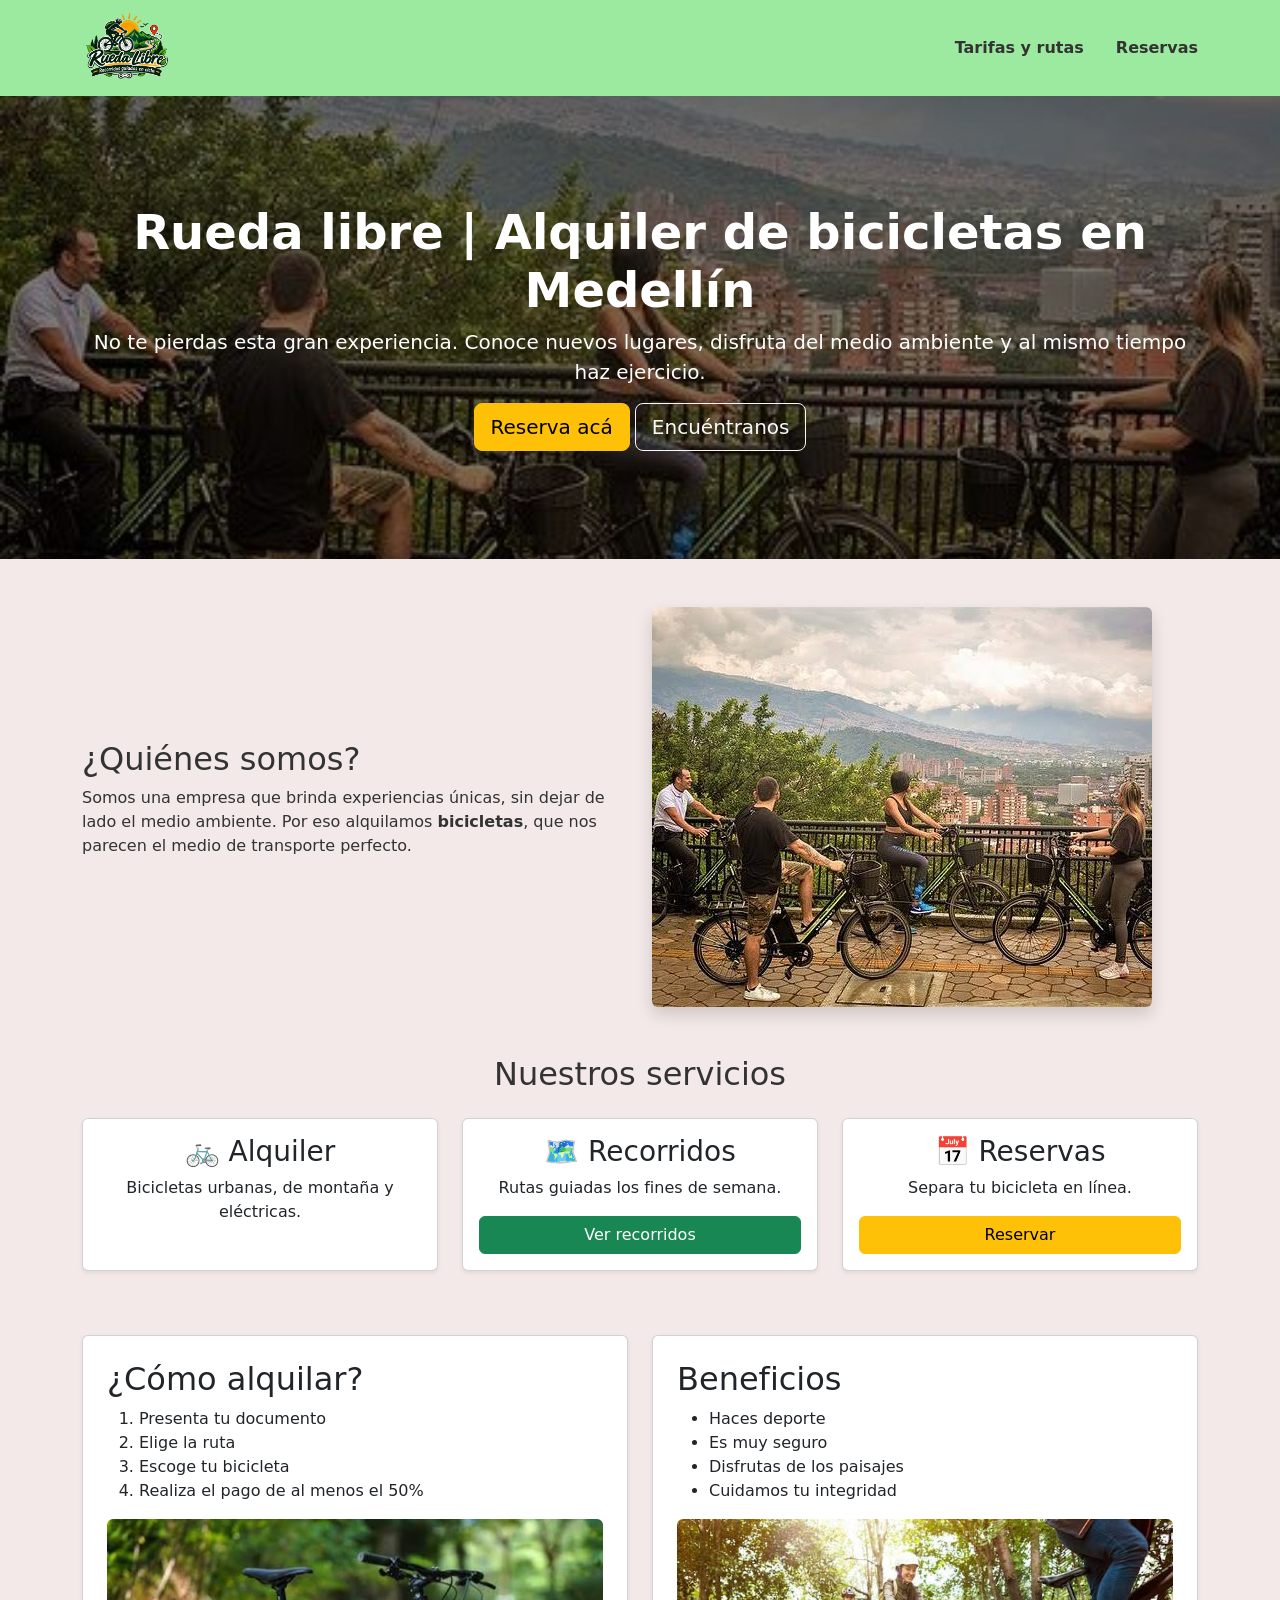
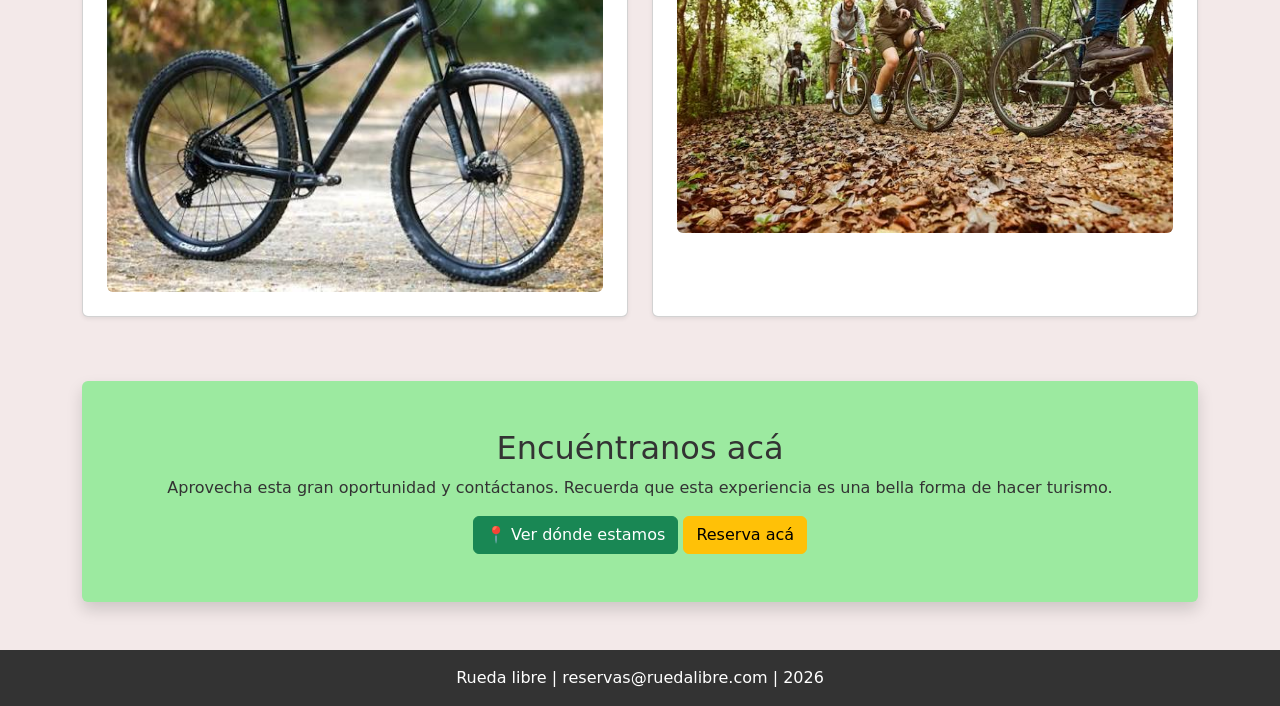
<file: index.html>
<!DOCTYPE html>
<html lang="es">
<head>
    <meta charset="UTF-8">
    <meta name="viewport" content="width=device-width, initial-scale=1.0">

    <link rel="stylesheet" href="https://cdn.jsdelivr.net/npm/bootstrap@5.3.8/dist/css/bootstrap.min.css">
    
    <link rel="stylesheet" href="css/style.css">
</head>
<body>

    <!-- ===== MENÚ ===== -->
    <header>
        <nav class="navbar">
            <div class="container">
                <a href="index.html"><img src="img/Logo.png" alt="Logo Rueda Libre" class="logo"></a>
                <ul>
                    <li><a href="paginas/tarifas.html">Tarifas y rutas</a></li>
                    <li><a href="paginas/reservas.html">Reservas</a></li>
                </ul>
            </div>
        </nav>
    </header>

   
    <section class="portada text-center text-white">
        <div class="container py-5">
            <h1 class="display-5 fw-bold">Rueda libre | Alquiler de bicicletas en Medellín</h1>
            <p class="lead">No te pierdas esta gran experiencia. Conoce nuevos lugares, disfruta del medio ambiente
                y al mismo tiempo haz ejercicio.</p>
            <a href="paginas/reservas.html" class="btn btn-warning btn-lg">Reserva acá</a>
            <a href="#encuentranos" class="btn btn-outline-light btn-lg">Encuéntranos</a>
        </div>
    </section>

    <main class="container my-5">


        <section class="row align-items-center mb-5">
            <div class="col-md-6">
                <h2>¿Quiénes somos?</h2>
                <p>Somos una empresa que brinda experiencias únicas, sin dejar de lado el medio ambiente. Por eso
                    alquilamos <strong>bicicletas</strong>, que nos parecen el medio de transporte perfecto.</p>
            </div>
            <div class="col-md-6">
                <img src="img/imagesss.jpeg" alt="Vista de Medellín" class="img-fluid rounded shadow">
            </div>
        </section>

        <!-- ===== FILA 2: TRES SERVICIOS ===== -->
        <h2 class="text-center mb-4">Nuestros servicios</h2>
        <section class="row text-center mb-5">
            <div class="col-md-4 mb-3">
                <div class="card h-100 shadow-sm p-3">
                    <h3>🚲 Alquiler</h3>
                    <p>Bicicletas urbanas, de montaña y eléctricas.</p>
                </div>
            </div>
            <div class="col-md-4 mb-3">
                <div class="card h-100 shadow-sm p-3">
                    <h3>🗺️ Recorridos</h3>
                    <p>Rutas guiadas los fines de semana.</p>
                    <a href="paginas/tarifas.html#recorridos" class="btn btn-success">Ver recorridos</a>
                </div>
            </div>
            <div class="col-md-4 mb-3">
                <div class="card h-100 shadow-sm p-3">
                    <h3>📅 Reservas</h3>
                    <p>Separa tu bicicleta en línea.</p>
                    <a href="paginas/reservas.html" class="btn btn-warning">Reservar</a>
                </div>
            </div>
        </section>

        <section class="row mb-5">
            <div class="col-md-6 mb-3">
                <div class="card h-100 shadow-sm p-4">
                    <h2>¿Cómo alquilar?</h2>
                    <ol>
                        <li>Presenta tu documento</li>
                        <li>Elige la ruta</li>
                        <li>Escoge tu bicicleta</li>
                        <li>Realiza el pago de al menos el 50%</li>
                    </ol>
                    <img src="img/imagess.jpeg" alt="Bicicleta más pedida" class="img-fluid rounded">
                </div>
            </div>
            <div class="col-md-6 mb-3">
                <div class="card h-100 shadow-sm p-4">
                    <h2>Beneficios</h2>
                    <ul>
                        <li>Haces deporte</li>
                        <li>Es muy seguro</li>
                        <li>Disfrutas de los paisajes</li>
                        <li>Cuidamos tu integridad</li>
                    </ul>
                    <img src="img/images.jpeg" alt="Clientes disfrutando de su ruta" class="img-fluid rounded">
                </div>
            </div>
        </section>


        <section id="encuentranos" class="encuentranos text-center p-5 rounded shadow">
            <h2>Encuéntranos acá</h2>
            <p>Aprovecha esta gran oportunidad y contáctanos. Recuerda que esta experiencia es una bella forma de
                hacer turismo.</p>
            <a href="https://www.google.com/maps/place/Riwi/@6.2191222,-75.5939146,15z/data=!3m1!4b1!4m6!3m5!1s0x8e44293f0e114eef:0x99610cdd44c7c081!8m2!3d6.219101!4d-75.5836149!16s%2Fg%2F11l2x8f5ch?entry=ttu&g_ep=EgoyMDI2MTEwMy4wIKXMDSoASAFQAw%3D%3D" target="_blank" class="btn btn-success">📍 Ver dónde estamos</a>
            <a href="paginas/reservas.html" class="btn btn-warning">Reserva acá</a>
        </section>

    </main>

    <footer class="text-center p-3">
        Rueda libre | reservas@ruedalibre.com | 2026
    </footer>

    <script src="https://cdn.jsdelivr.net/npm/bootstrap@5.3.8/dist/js/bootstrap.bundle.min.js"></script>
</body>
</html>
</file>
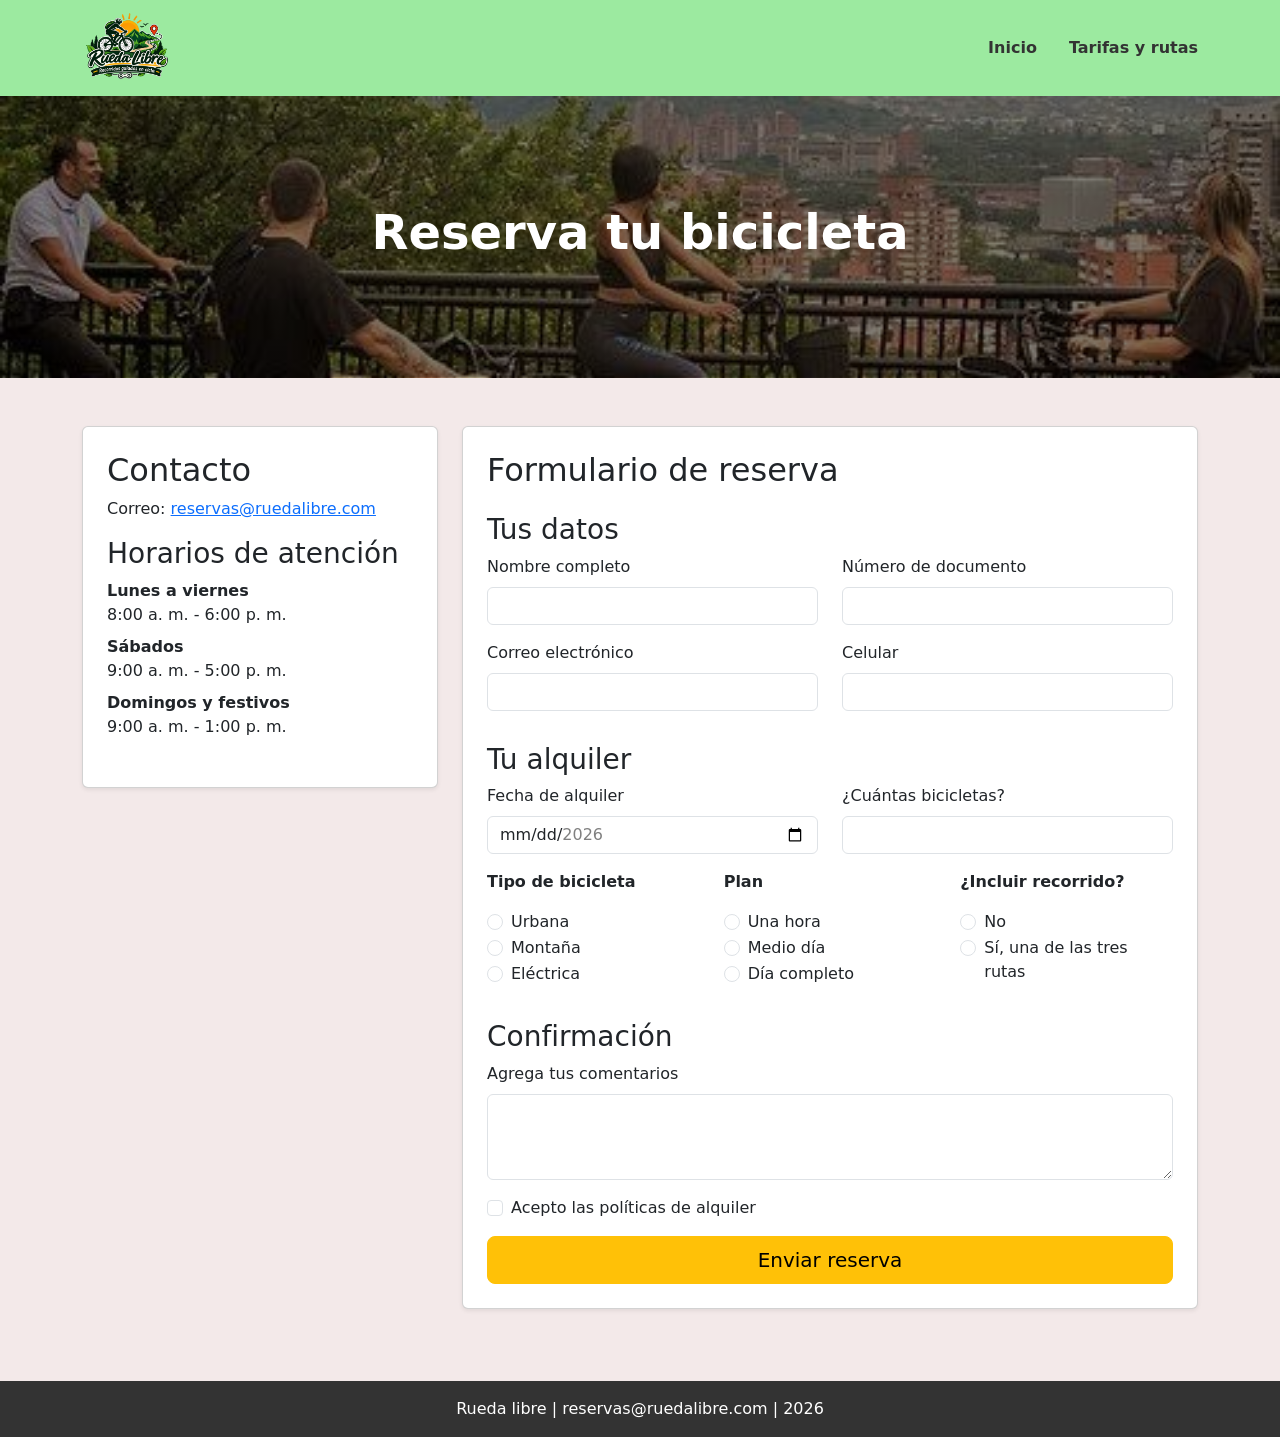
<file: paginas/reservas.html>
<!DOCTYPE html>
<html lang="es">
<head>
    <meta charset="UTF-8">
    <meta name="viewport" content="width=device-width, initial-scale=1.0">
    <title>Reservas | Rueda libre</title>
    <link rel="stylesheet" href="https://cdn.jsdelivr.net/npm/bootstrap@5.3.8/dist/css/bootstrap.min.css">
    <link rel="stylesheet" href="../css/style.css">
</head>
<body>

    <header>
        <nav class="navbar">
            <div class="container">
                <a href="../index.html"><img src="../img/Logo.png" alt="Logo Rueda Libre" class="logo"></a>
                <ul>
                    <li><a href="../index.html">Inicio</a></li>
                    <li><a href="tarifas.html">Tarifas y rutas</a></li>
                </ul>
            </div>
        </nav>
    </header>

    <section class="portada text-center text-white">
        <div class="container py-5">
            <h1 class="display-5 fw-bold">Reserva tu bicicleta</h1>
        </div>
    </section>

    <main class="container my-5">
        <div class="row">

            <!-- ===== COLUMNA IZQUIERDA: CONTACTO ===== -->
            <div class="col-lg-4 mb-4">
                <section id="contacto" class="card shadow-sm p-4">
                    <h2>Contacto</h2>
                    <p>Correo: <a href="mailto:reservas@ruedalibre.com">reservas@ruedalibre.com</a></p>

                    <h3>Horarios de atención</h3>
                    <dl>
                        <dt>Lunes a viernes</dt>
                        <dd>8:00 a. m. - 6:00 p. m.</dd>
                        <dt>Sábados</dt>
                        <dd>9:00 a. m. - 5:00 p. m.</dd>
                        <dt>Domingos y festivos</dt>
                        <dd>9:00 a. m. - 1:00 p. m.</dd>
                    </dl>
                </section>
            </div>

            <!-- ===== COLUMNA DERECHA: FORMULARIO ===== -->
            <div class="col-lg-8 mb-4">
                <section class="card shadow-sm p-4">
                    <h2>Formulario de reserva</h2>
                    <form method="post">

                        <h3 class="mt-3">Tus datos</h3>
                        <div class="row">
                            <div class="col-md-6 mb-3">
                                <label for="nombre" class="form-label">Nombre completo</label>
                                <input type="text" id="nombre" name="nombre" class="form-control" minlength="3" required>
                            </div>
                            <div class="col-md-6 mb-3">
                                <label for="documento" class="form-label">Número de documento</label>
                                <input type="number" id="documento" name="documento" class="form-control" required>
                            </div>
                            <div class="col-md-6 mb-3">
                                <label for="email" class="form-label">Correo electrónico</label>
                                <input type="email" id="email" name="email" class="form-control" required>
                            </div>
                            <div class="col-md-6 mb-3">
                                <label for="cel" class="form-label">Celular</label>
                                <input type="tel" id="cel" name="celular" class="form-control" minlength="10" maxlength="10" pattern="^3.*" required>
                            </div>
                        </div>

                        <h3 class="mt-3">Tu alquiler</h3>
                        <div class="row">
                            <div class="col-md-6 mb-3">
                                <label for="fecha" class="form-label">Fecha de alquiler</label>
                                <input type="date" id="fecha" name="fecha" class="form-control" min="2026-11-01" max="2026-12-31" required>
                            </div>
                            <div class="col-md-6 mb-3">
                                <label for="cantidad" class="form-label">¿Cuántas bicicletas?</label>
                                <input type="number" id="cantidad" name="cantidad" class="form-control" min="1" max="6">
                            </div>

                            <div class="col-md-4 mb-3">
                                <p class="fw-bold">Tipo de bicicleta</p>
                                <div class="form-check">
                                    <input type="radio" id="urbana" name="tipo_bici" value="urbana" class="form-check-input">
                                    <label for="urbana" class="form-check-label">Urbana</label>
                                </div>
                                <div class="form-check">
                                    <input type="radio" id="montana" name="tipo_bici" value="montana" class="form-check-input">
                                    <label for="montana" class="form-check-label">Montaña</label>
                                </div>
                                <div class="form-check">
                                    <input type="radio" id="electrica" name="tipo_bici" value="electrica" class="form-check-input">
                                    <label for="electrica" class="form-check-label">Eléctrica</label>
                                </div>
                            </div>

                            <div class="col-md-4 mb-3">
                                <p class="fw-bold">Plan</p>
                                <div class="form-check">
                                    <input type="radio" id="hora" name="tiempo" value="una hora" class="form-check-input">
                                    <label for="hora" class="form-check-label">Una hora</label>
                                </div>
                                <div class="form-check">
                                    <input type="radio" id="medio-dia" name="tiempo" value="medio dia" class="form-check-input">
                                    <label for="medio-dia" class="form-check-label">Medio día</label>
                                </div>
                                <div class="form-check">
                                    <input type="radio" id="dia" name="tiempo" value="dia completo" class="form-check-input">
                                    <label for="dia" class="form-check-label">Día completo</label>
                                </div>
                            </div>

                            <div class="col-md-4 mb-3">
                                <p class="fw-bold">¿Incluir recorrido?</p>
                                <div class="form-check">
                                    <input type="radio" id="noruta" name="ruta" value="ninguno" class="form-check-input">
                                    <label for="noruta" class="form-check-label">No</label>
                                </div>
                                <div class="form-check">
                                    <input type="radio" id="siruta" name="ruta" value="alguna" class="form-check-input">
                                    <label for="siruta" class="form-check-label">Sí, una de las tres rutas</label>
                                </div>
                            </div>
                        </div>

                        <h3 class="mt-3">Confirmación</h3>
                        <div class="mb-3">
                            <label for="comentarios" class="form-label">Agrega tus comentarios</label>
                            <textarea id="comentarios" name="comentarios" class="form-control" rows="3" maxlength="300"></textarea>
                        </div>

                        <div class="form-check mb-3">
                            <input type="checkbox" id="politicas" name="politicas" class="form-check-input" required>
                            <label for="politicas" class="form-check-label">Acepto las políticas de alquiler</label>
                        </div>

                        <button type="submit" class="btn btn-warning btn-lg w-100">Enviar reserva</button>
                    </form>
                </section>
            </div>

        </div>
    </main>

    <footer class="text-center p-3">
        Rueda libre | reservas@ruedalibre.com | 2026
    </footer>

    <script src="https://cdn.jsdelivr.net/npm/bootstrap@5.3.8/dist/js/bootstrap.bundle.min.js"></script>
</body>
</html>
</file>
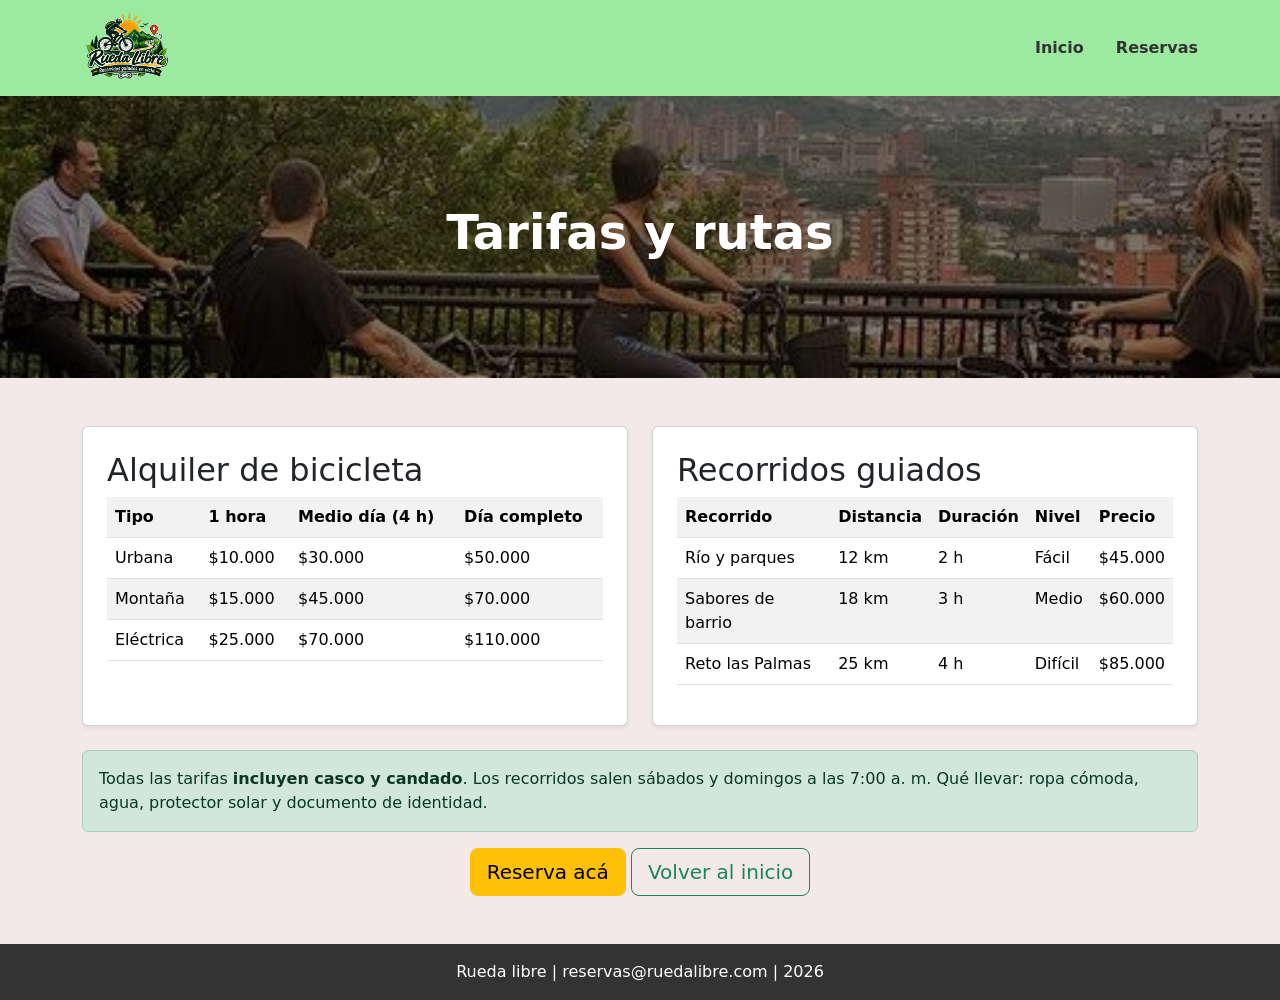
<file: paginas/tarifas.html>
<!DOCTYPE html>
<html lang="es">
<head>
    <meta charset="UTF-8">
    <meta name="viewport" content="width=device-width, initial-scale=1.0">
    <title>Tarifas | Rueda libre</title>
    <link rel="stylesheet" href="https://cdn.jsdelivr.net/npm/bootstrap@5.3.8/dist/css/bootstrap.min.css">
    <link rel="stylesheet" href="../css/style.css">
</head>
<body>

    <header>
        <nav class="navbar">
            <div class="container">
                <a href="../index.html"><img src="../img/Logo.png" alt="Logo Rueda Libre" class="logo"></a>
                <ul>
                    <li><a href="../index.html">Inicio</a></li>
                    <li><a href="reservas.html">Reservas</a></li>
                </ul>
            </div>
        </nav>
    </header>

    <section class="portada text-center text-white">
        <div class="container py-5">
            <h1 class="display-5 fw-bold">Tarifas y rutas</h1>
        </div>
    </section>

    <main class="container my-5">

        <div class="row">
            <!-- Columna 1: alquiler -->
            <div class="col-lg-6 mb-4">
                <div class="card h-100 shadow-sm p-4">
                    <h2>Alquiler de bicicleta</h2>
                    <table class="table table-striped table-hover">
                        <tr>
                            <th>Tipo</th>
                            <th>1 hora</th>
                            <th>Medio día (4 h)</th>
                            <th>Día completo</th>
                        </tr>
                        <tr>
                            <td>Urbana</td>
                            <td>$10.000</td>
                            <td>$30.000</td>
                            <td>$50.000</td>
                        </tr>
                        <tr>
                            <td>Montaña</td>
                            <td>$15.000</td>
                            <td>$45.000</td>
                            <td>$70.000</td>
                        </tr>
                        <tr>
                            <td>Eléctrica</td>
                            <td>$25.000</td>
                            <td>$70.000</td>
                            <td>$110.000</td>
                        </tr>
                    </table>
                </div>
            </div>

            <!-- Columna 2: recorridos -->
            <div class="col-lg-6 mb-4">
                <section id="recorridos" class="card h-100 shadow-sm p-4">
                    <h2>Recorridos guiados</h2>
                    <table class="table table-striped table-hover">
                        <tr>
                            <th>Recorrido</th>
                            <th>Distancia</th>
                            <th>Duración</th>
                            <th>Nivel</th>
                            <th>Precio</th>
                        </tr>
                        <tr>
                            <td>Río y parques</td>
                            <td>12 km</td>
                            <td>2 h</td>
                            <td>Fácil</td>
                            <td>$45.000</td>
                        </tr>
                        <tr>
                            <td>Sabores de barrio</td>
                            <td>18 km</td>
                            <td>3 h</td>
                            <td>Medio</td>
                            <td>$60.000</td>
                        </tr>
                        <tr>
                            <td>Reto las Palmas</td>
                            <td>25 km</td>
                            <td>4 h</td>
                            <td>Difícil</td>
                            <td>$85.000</td>
                        </tr>
                    </table>
                </section>
            </div>
        </div>

        <p class="alert alert-success">Todas las tarifas <strong>incluyen casco y candado</strong>. Los recorridos
            salen sábados y domingos a las 7:00 a. m. Qué llevar: ropa cómoda, agua,
            protector solar y documento de identidad.</p>

        <div class="text-center">
            <a href="reservas.html" class="btn btn-warning btn-lg">Reserva acá</a>
            <a href="../index.html" class="btn btn-outline-success btn-lg">Volver al inicio</a>
        </div>

    </main>

    <footer class="text-center p-3">
        Rueda libre | reservas@ruedalibre.com | 2026
    </footer>

    <script src="https://cdn.jsdelivr.net/npm/bootstrap@5.3.8/dist/js/bootstrap.bundle.min.js"></script>
</body>
</html>
</file>
<file: css/style.css>
:root {
    --color-principal: #9ceaa0;
    --color-secundario: #f9ae35;
    --color-fondo: #f3e9e9;
    --color-texto: #333333;
    --color-blanco: #FFFFFF;

    --espacio-pequeno: 0.5rem;
    --espacio-medio: 1rem;
    --espacio-grande: 2rem;
}

body {
    color: var(--color-texto);
    background-color: var(--color-fondo);
}


.logo {
    width: auto;
    height: 80px;
    display: block;
}

nav {
    background-color: var(--color-principal);
    padding: var(--espacio-medio);
}

nav ul {
    list-style: none;
    display: flex;
    justify-content: center;
    gap: var(--espacio-grande);
    margin: 0;
    padding: 0;
}
nav a {
    color: var(--color-texto);
    font-weight: bold;
    text-decoration: none;
}

/* ===== FONDO DE LA PORTADA ===== */
.portada {
    background-image: linear-gradient(rgba(0, 0, 0, 0.5), rgba(0, 0, 0, 0.5)), url("../img/imagesss.jpeg");
    background-size: cover;
    background-position: center;
    padding: 60px 0;
}


.encuentranos {
    background-color: var(--color-principal);
}
footer {
    background-color: var(--color-texto);
    color: var(--color-blanco);
}
</file>
